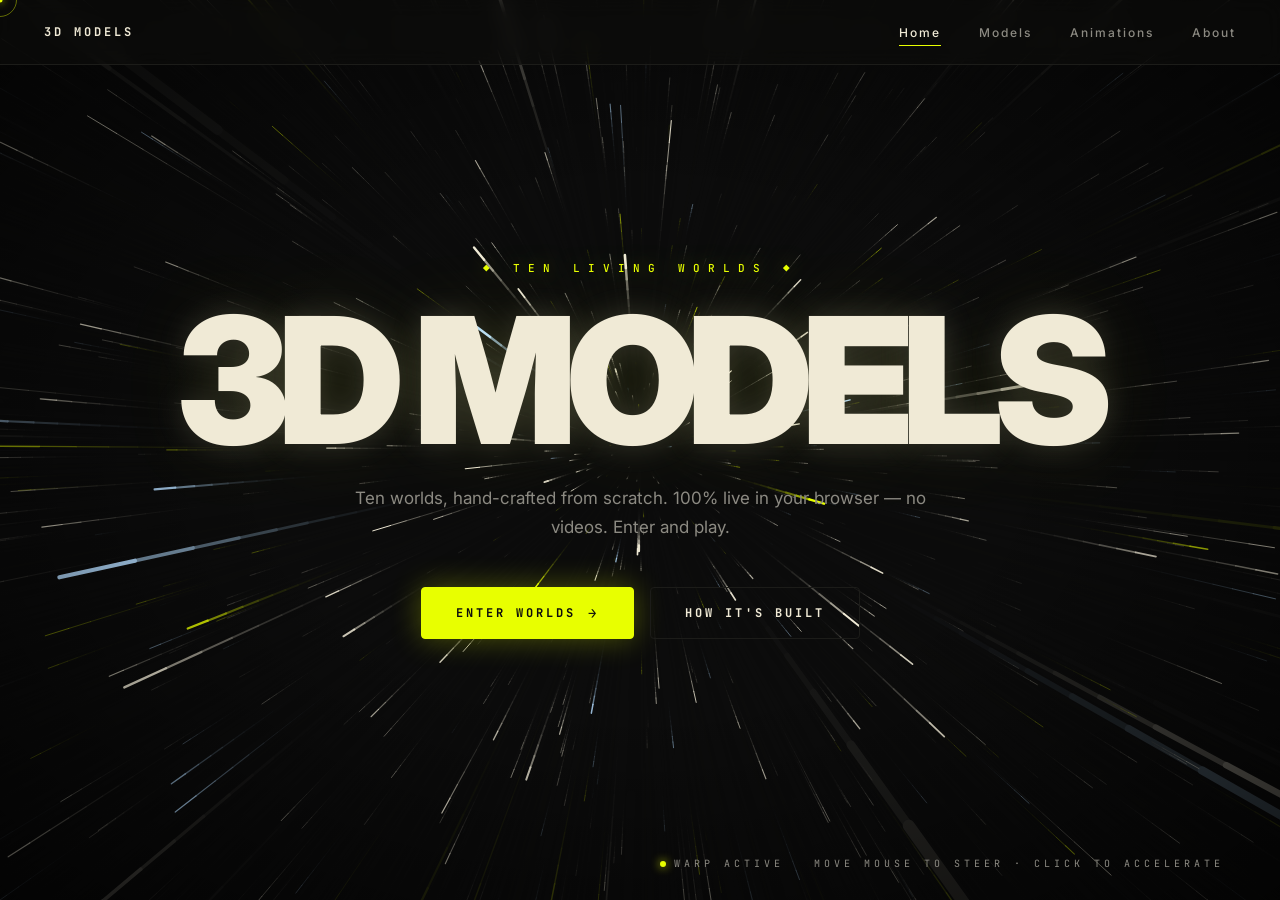
<file: index.html>
<!DOCTYPE html>
<html lang="en">
<head>
<meta charset="UTF-8" />
<meta name="viewport" content="width=device-width, initial-scale=1.0, maximum-scale=1.0, user-scalable=no" />
<title>3D Models — Home</title>
<link rel="preconnect" href="https://fonts.googleapis.com">
<link rel="preconnect" href="https://fonts.gstatic.com" crossorigin>
<link href="https://fonts.googleapis.com/css2?family=Inter:wght@400;500;600;700;800;900&family=JetBrains+Mono:wght@400;500;700&display=swap" rel="stylesheet">
<link rel="stylesheet" href="index.css" />
</head>
<body>

<div class="cur-dot"></div>
<div class="cur-ring"></div>

<header>
  <a href="index.html" class="brand">3D MODELS</a>
  <nav>
    <a href="index.html" class="active">Home</a>
    <a href="models.html">Models</a>
    <a href="animation.html">Animations</a>
    <a href="about.html">About</a>
  </nav>
</header>

<canvas id="warp"></canvas>

<div class="vignette"></div>

<main class="hero">
  <div class="label">◆ TEN LIVING WORLDS ◆</div>
  <h1>3D MODELS</h1>
  <p>Ten worlds, hand-crafted from scratch. 100% live in your browser — no videos. Enter and play.</p>
  <div class="actions">
    <a href="animation.html" class="btn primary">ENTER WORLDS <span>→</span></a>
    <a href="about.html" class="btn">HOW IT'S BUILT</a>
  </div>
</main>

<div class="hud">
  <div class="hud-item">
    <span class="hud-dot"></span>WARP ACTIVE
  </div>
  <div class="hud-item hud-desktop-only">
    MOVE MOUSE TO STEER · CLICK TO ACCELERATE
  </div>
</div>

<script src="index.js"></script>
</body>
</html>
</file>
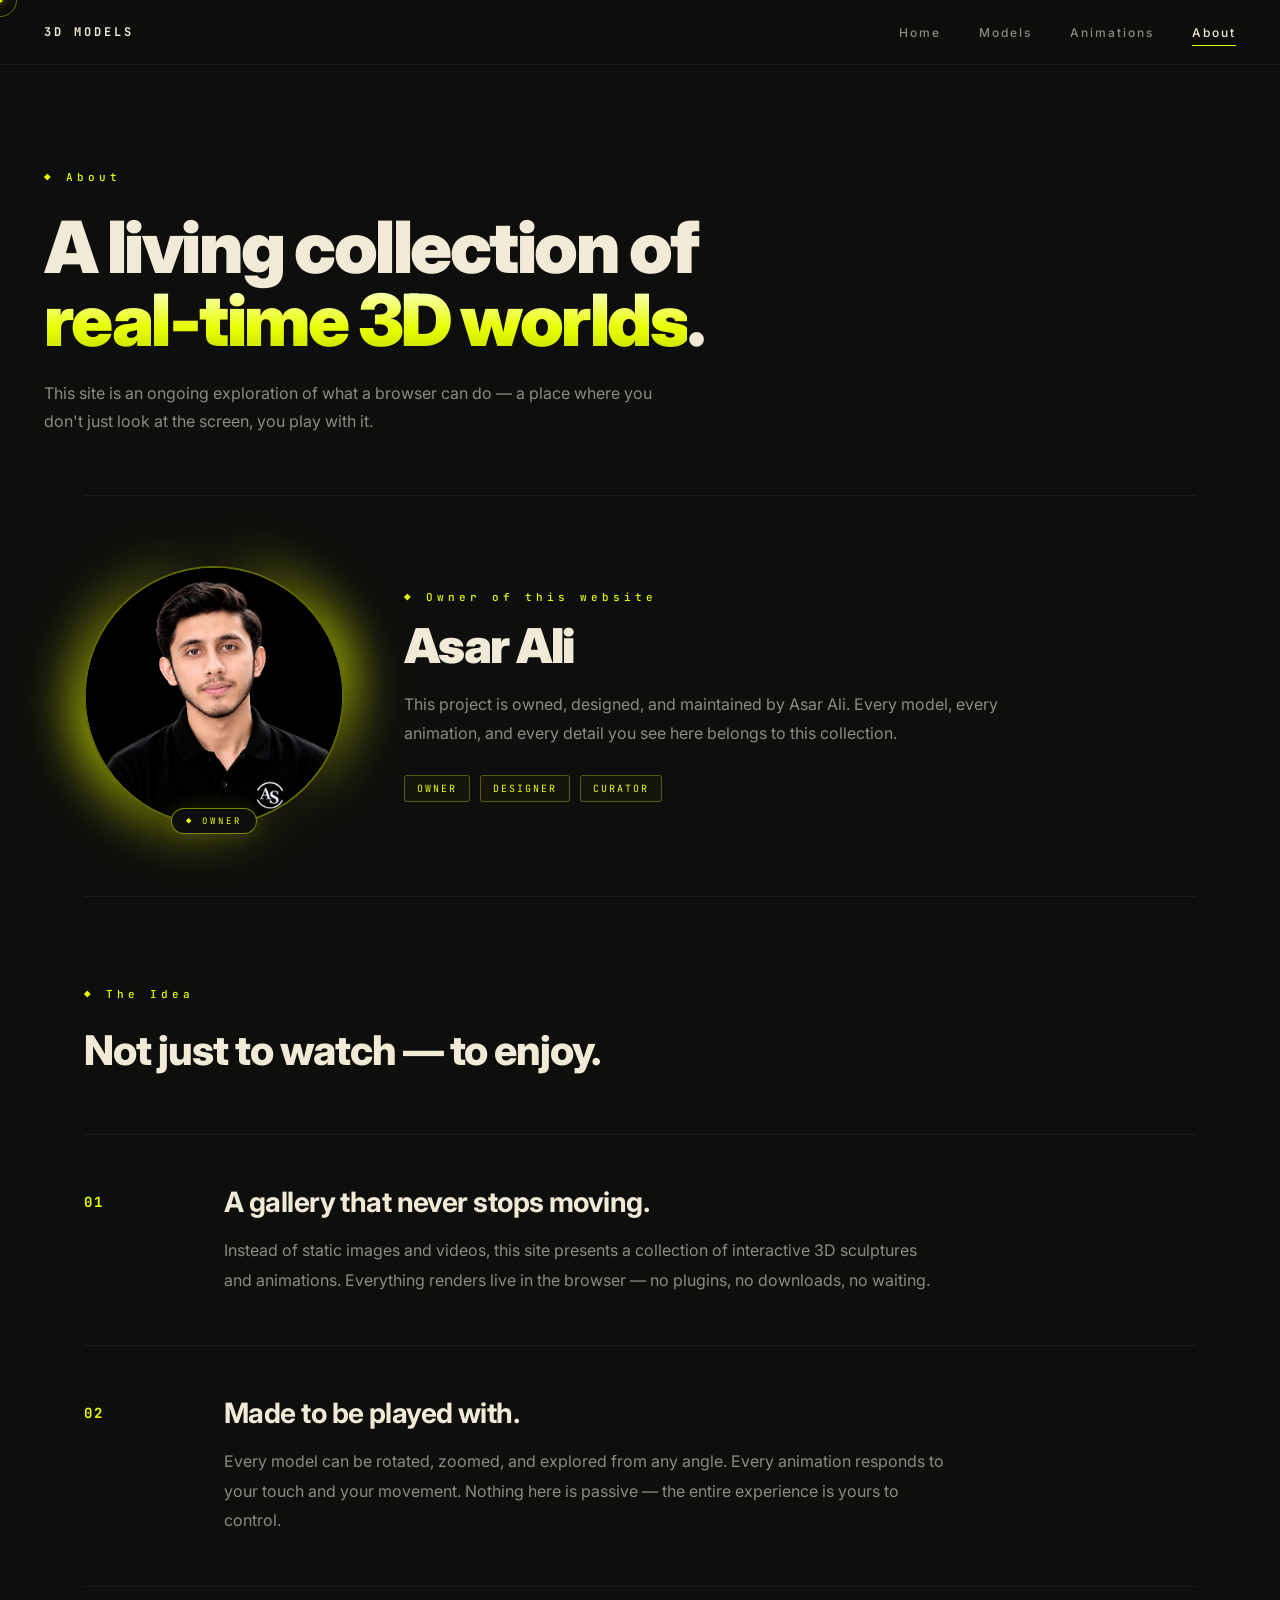
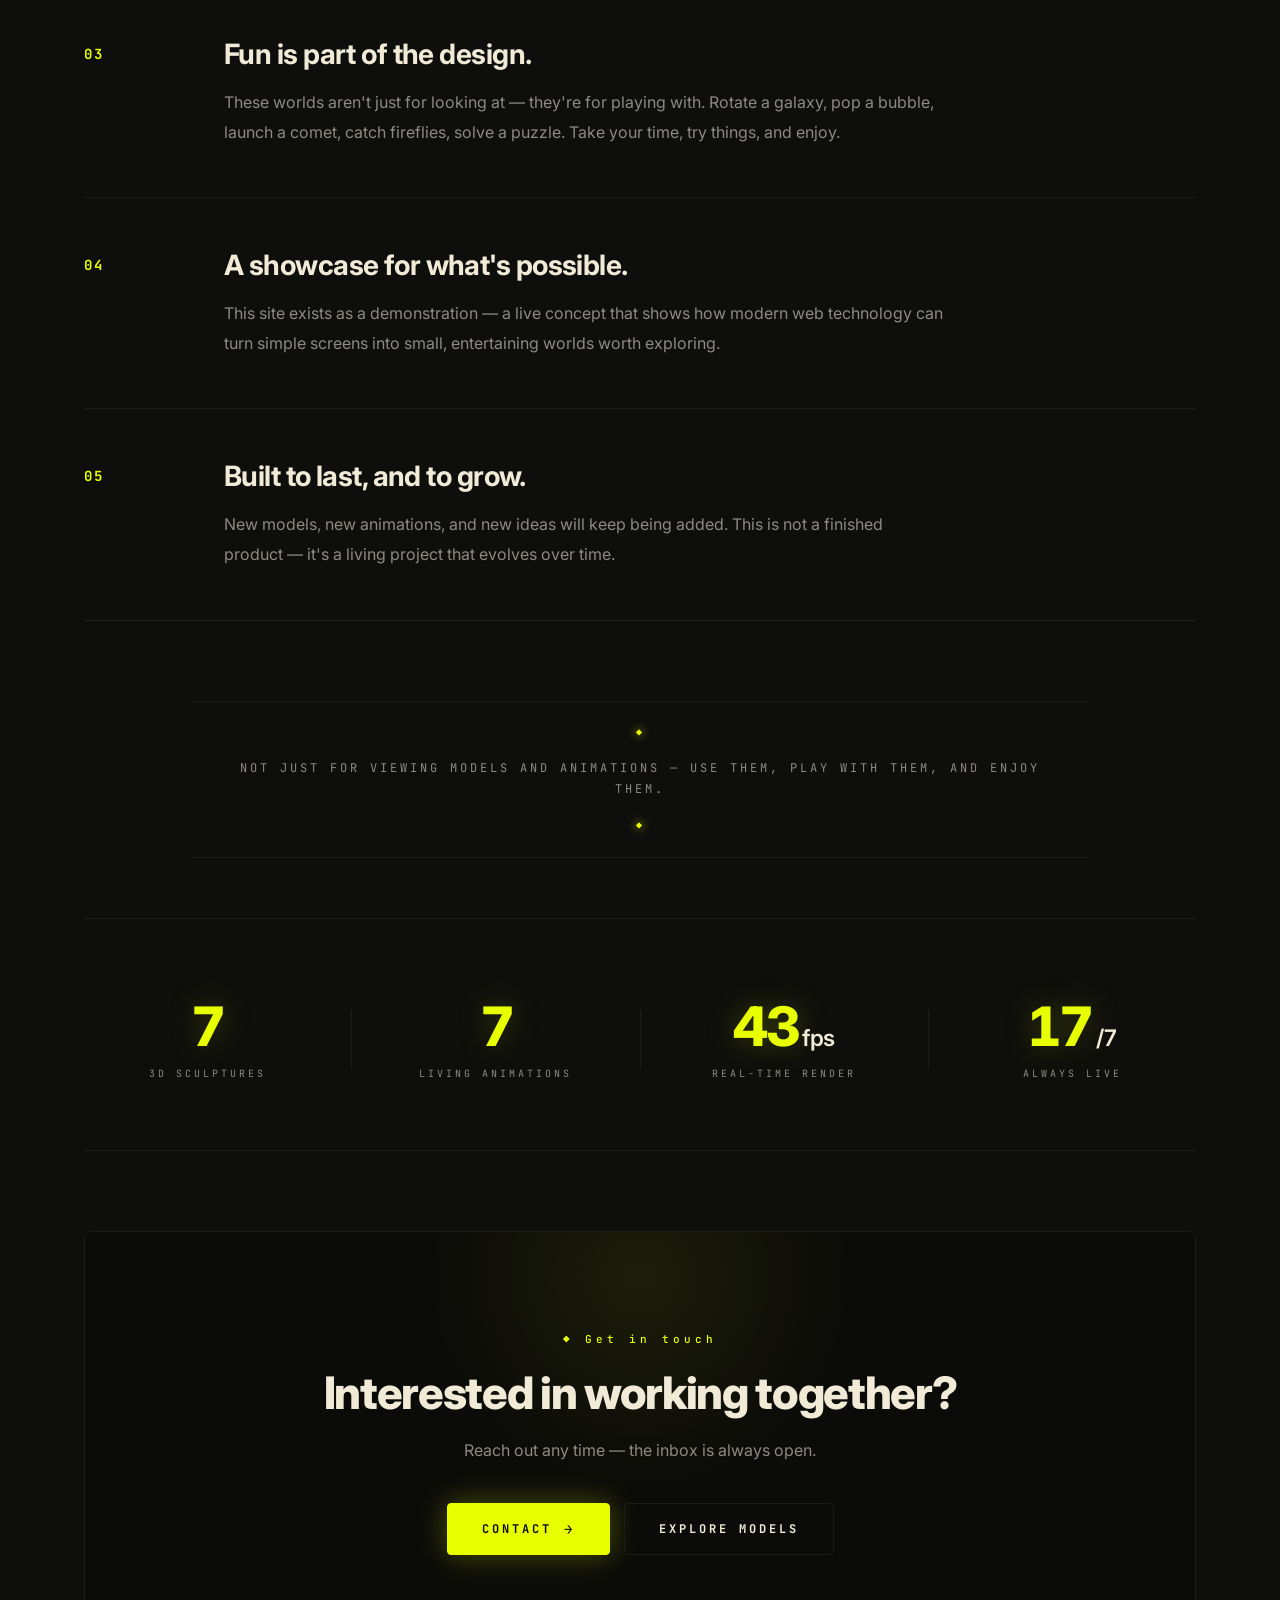
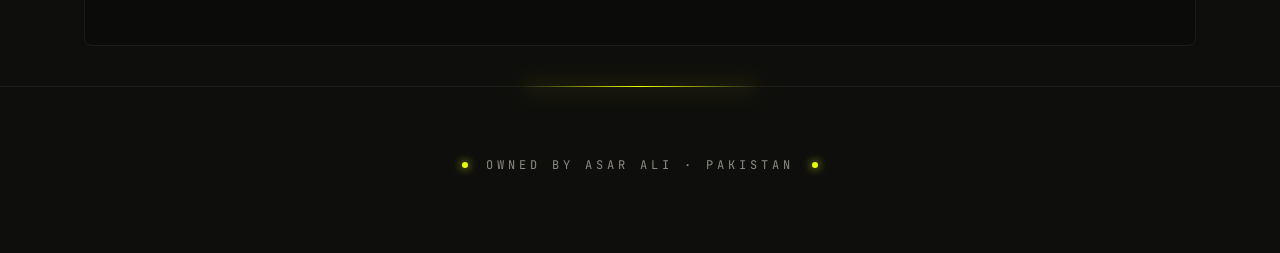
<file: about.html>
<!DOCTYPE html>
<html lang="en">
<head>
<meta charset="UTF-8" />
<meta name="viewport" content="width=device-width, initial-scale=1.0" />
<title>About — 3D Models</title>
<link rel="preconnect" href="https://fonts.googleapis.com">
<link rel="preconnect" href="https://fonts.gstatic.com" crossorigin>
<link href="https://fonts.googleapis.com/css2?family=Inter:wght@400;500;600;700;800;900&family=JetBrains+Mono:wght@400;500;700&display=swap" rel="stylesheet">
<link rel="stylesheet" href="about.css" />
</head>
<body>

<div class="cur-dot"></div>
<div class="cur-ring"></div>

<header>
  <a href="index.html" class="brand">3D MODELS</a>
  <nav>
    <a href="index.html">Home</a>
    <a href="models.html">Models</a>
    <a href="animation.html">Animations</a>
    <a href="about.html" class="active">About</a>
  </nav>
</header>

<section class="hero">
  <div class="label">◆ About</div>
  <h1>
    A living collection of<br/>
    <span class="hl">real-time 3D worlds</span>.
  </h1>
  <p>This site is an ongoing exploration of what a browser can do — a place where you don't just look at the screen, you play with it.</p>
</section>

<main class="container">

  <!-- ================= OWNER (image shows instantly) ================= -->
  <section class="owner">
    <div class="owner-photo">
      <div class="owner-photo-ring"></div>
      <img src="asar.png" alt="Owner" />
      <div class="owner-badge">◆ OWNER</div>
    </div>
    <div class="owner-text">
      <div class="owner-label">◆ Owner of this website</div>
      <h2>Asar Ali</h2>
      <p>This project is owned, designed, and maintained by Asar Ali. Every model, every animation, and every detail you see here belongs to this collection.</p>
      <div class="owner-tags">
        <span>Owner</span>
        <span>Designer</span>
        <span>Curator</span>
      </div>
    </div>
  </section>

  <!-- ================= MISSION ================= -->
  <section class="story">
    <div class="story-head reveal">
      <div class="label">◆ The Idea</div>
      <h2>Not just to watch — to enjoy.</h2>
    </div>

    <div class="block reveal">
      <div class="block-num">01</div>
      <div class="block-body">
        <h3>A gallery that never stops moving.</h3>
        <p>Instead of static images and videos, this site presents a collection of interactive 3D sculptures and animations. Everything renders live in the browser — no plugins, no downloads, no waiting.</p>
      </div>
    </div>

    <div class="block reveal">
      <div class="block-num">02</div>
      <div class="block-body">
        <h3>Made to be played with.</h3>
        <p>Every model can be rotated, zoomed, and explored from any angle. Every animation responds to your touch and your movement. Nothing here is passive — the entire experience is yours to control.</p>
      </div>
    </div>

    <div class="block reveal">
      <div class="block-num">03</div>
      <div class="block-body">
        <h3>Fun is part of the design.</h3>
        <p>These worlds aren't just for looking at — they're for playing with. Rotate a galaxy, pop a bubble, launch a comet, catch fireflies, solve a puzzle. Take your time, try things, and enjoy.</p>
      </div>
    </div>

    <div class="block reveal">
      <div class="block-num">04</div>
      <div class="block-body">
        <h3>A showcase for what's possible.</h3>
        <p>This site exists as a demonstration — a live concept that shows how modern web technology can turn simple screens into small, entertaining worlds worth exploring.</p>
      </div>
    </div>

    <div class="block reveal">
      <div class="block-num">05</div>
      <div class="block-body">
        <h3>Built to last, and to grow.</h3>
        <p>New models, new animations, and new ideas will keep being added. This is not a finished product — it's a living project that evolves over time.</p>
      </div>
    </div>
  </section>

  <!-- ================= ENJOYMENT TAGLINE ================= -->
  <div class="enjoy-tag reveal">
    <span class="lime">◆</span>
    Not just for viewing models and animations — use them, play with them, and enjoy them.
    <span class="lime">◆</span>
  </div>

  <!-- ================= STATS ================= -->
  <section class="stats reveal">
    <div class="stat">
      <div class="stat-n" data-count="10">0</div>
      <div class="stat-l">3D Sculptures</div>
    </div>
    <div class="stat-divider"></div>
    <div class="stat">
      <div class="stat-n" data-count="10">0</div>
      <div class="stat-l">Living Animations</div>
    </div>
    <div class="stat-divider"></div>
    <div class="stat stat-hide-mobile">
      <div class="stat-n" data-count="60">0<span class="unit">fps</span></div>
      <div class="stat-l">Real-time Render</div>
    </div>
    <div class="stat-divider stat-hide-mobile"></div>
    <div class="stat stat-hide-mobile">
      <div class="stat-n" data-count="24">0<span class="unit">/7</span></div>
      <div class="stat-l">Always Live</div>
    </div>
  </section>

  <!-- ================= CTA ================= -->
  <section class="cta reveal">
    <div class="cta-glow"></div>
    <div class="cta-label">◆ Get in touch</div>
    <h2>Interested in working together?</h2>
    <p>Reach out any time — the inbox is always open.</p>
    <div class="cta-actions">
      <a href="contact.html" class="btn primary">Contact <span>→</span></a>
      <a href="models.html" class="btn">Explore Models</a>
    </div>
  </section>

</main>

<footer>
  <div class="footer-line">
    <span class="dot"></span>
    Owned by Asar Ali · Pakistan
    <span class="dot"></span>
  </div>
</footer>

<script src="about.js"></script>
</body>
</html>
</file>
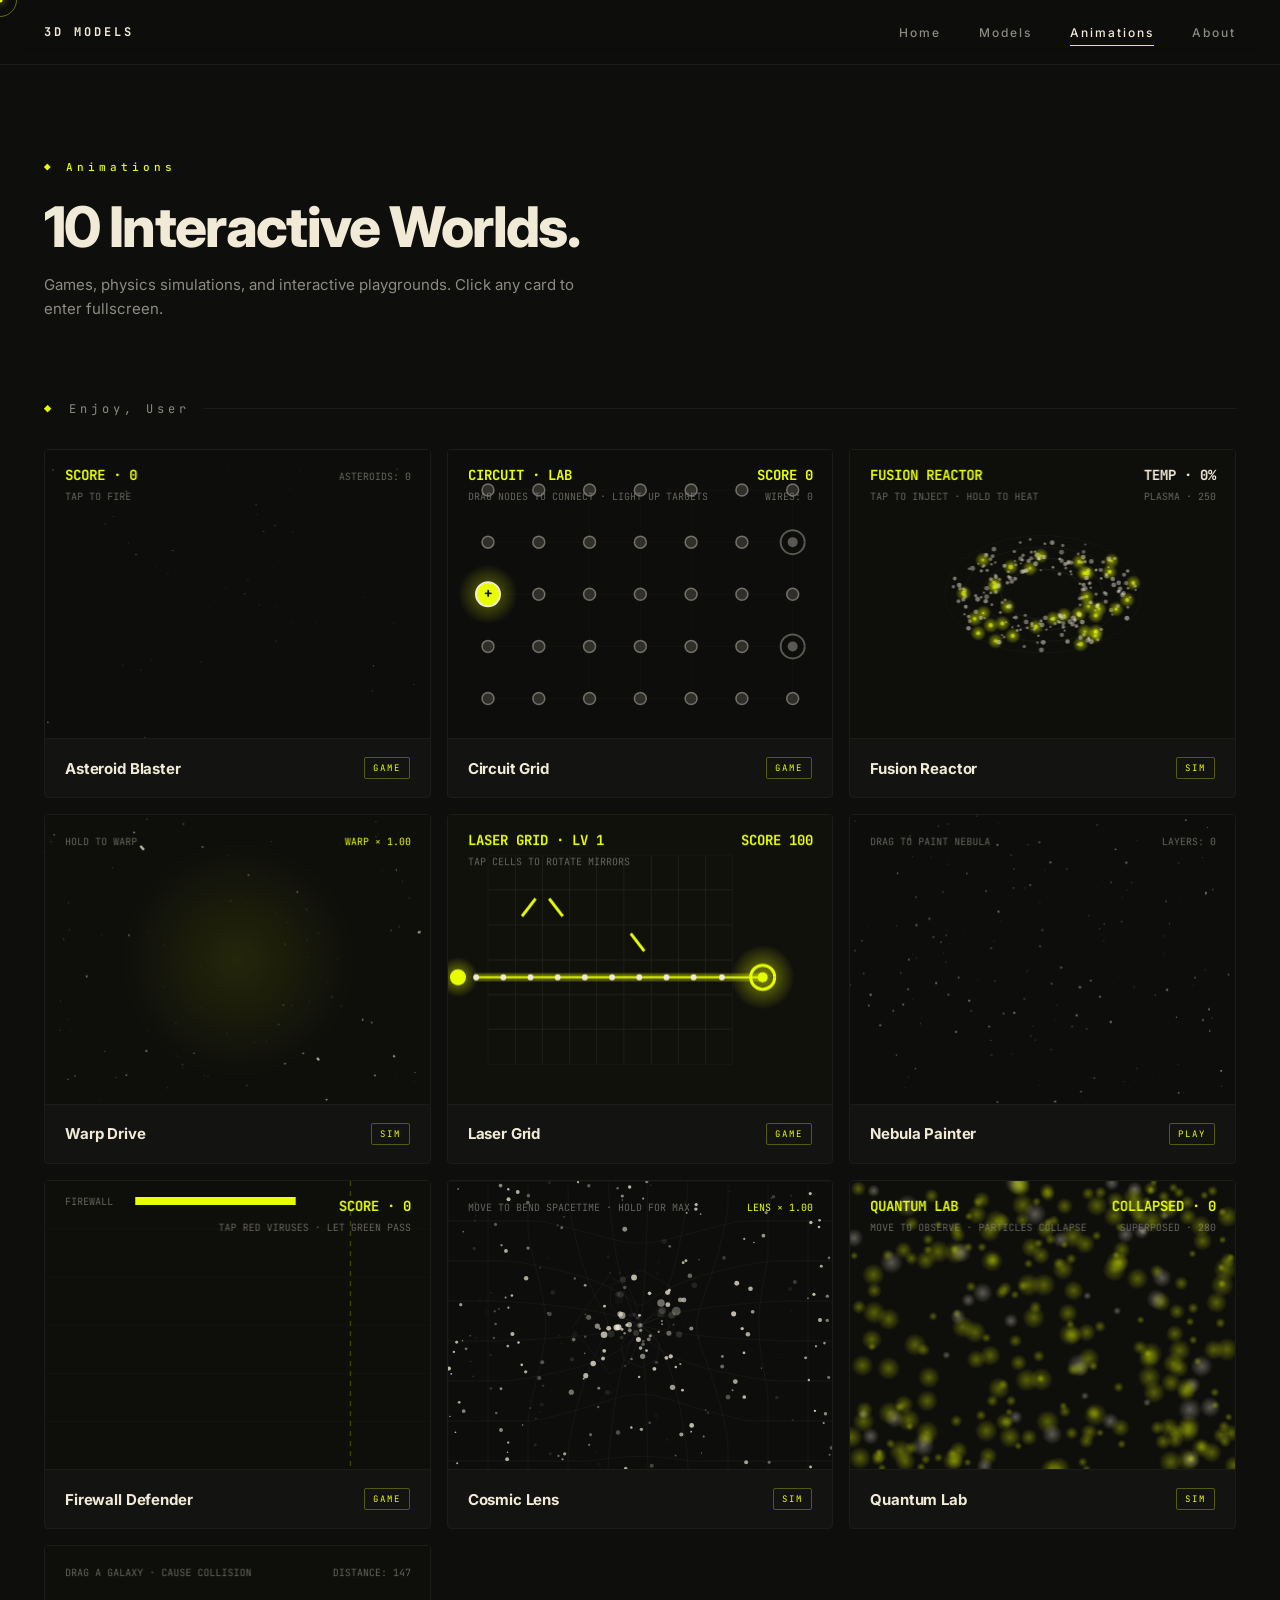
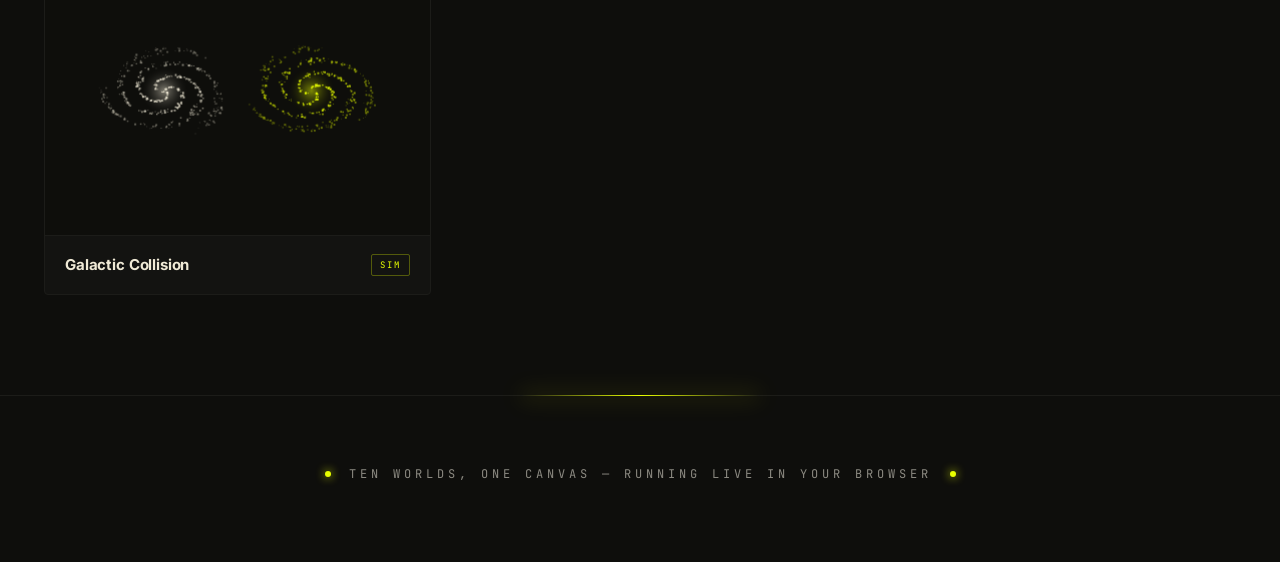
<file: animation.html>
<!doctype html>
<html lang="en">
  <head>
    <meta charset="UTF-8" />
    <meta name="viewport" content="width=device-width, initial-scale=1.0" />
    <title>Animations</title>
    <link rel="preconnect" href="https://fonts.googleapis.com" />
    <link rel="preconnect" href="https://fonts.gstatic.com" crossorigin />
    <link
      href="https://fonts.googleapis.com/css2?family=Inter:wght@400;500;600;700;800&family=JetBrains+Mono:wght@400;500;700&display=swap"
      rel="stylesheet"
    />
    <link rel="stylesheet" href="animation.css" />
  </head>
  <body>
    <div class="cur-dot"></div>
    <div class="cur-ring"></div>

    <header>
      <a href="index.html" class="brand">3D MODELS</a>
      <nav>
        <a href="index.html">Home</a>
        <a href="models.html">Models</a>
        <a href="animation.html" class="active">Animations</a>
        <a href="about.html">About</a>
      </nav>
    </header>

    <section class="hero">
      <div class="label">◆ Animations</div>
      <h1>10 Interactive Worlds.</h1>
      <p>
        Games, physics simulations, and interactive playgrounds. Click any card
        to enter fullscreen.
      </p>
    </section>

    <div class="enjoy"><span class="lime">◆</span> Enjoy, User</div>

    <div class="grid" id="grid"></div>

    <footer>
      <div class="footer-line">
        <span class="dot"></span>
        Ten worlds, one canvas — running live in your browser
        <span class="dot"></span>
      </div>
    </footer>

    <div id="full">
      <div class="bar">
        <button class="back" id="fBack">← Back</button>
        <div class="title-group">
          <span class="num" id="fNum">01 / 10</span>
          <h2 id="fTitle">Animation</h2>
        </div>
        <div></div>
      </div>
      <div class="stage">
        <canvas id="fCanvas"></canvas>
        <button class="nav-arrow left" id="fPrev">
          <svg viewBox="0 0 24 24"><polyline points="15 18 9 12 15 6" /></svg>
        </button>
        <button class="nav-arrow right" id="fNext">
          <svg viewBox="0 0 24 24"><polyline points="9 18 15 12 9 6" /></svg>
        </button>
      </div>
      <div class="foot">
        Use <span class="lime">←</span> <span class="lime">→</span> to switch ·
        <span class="lime">ESC</span> to exit
      </div>
    </div>

    <script src="animation.js"></script>
  </body>
</html>
</file>
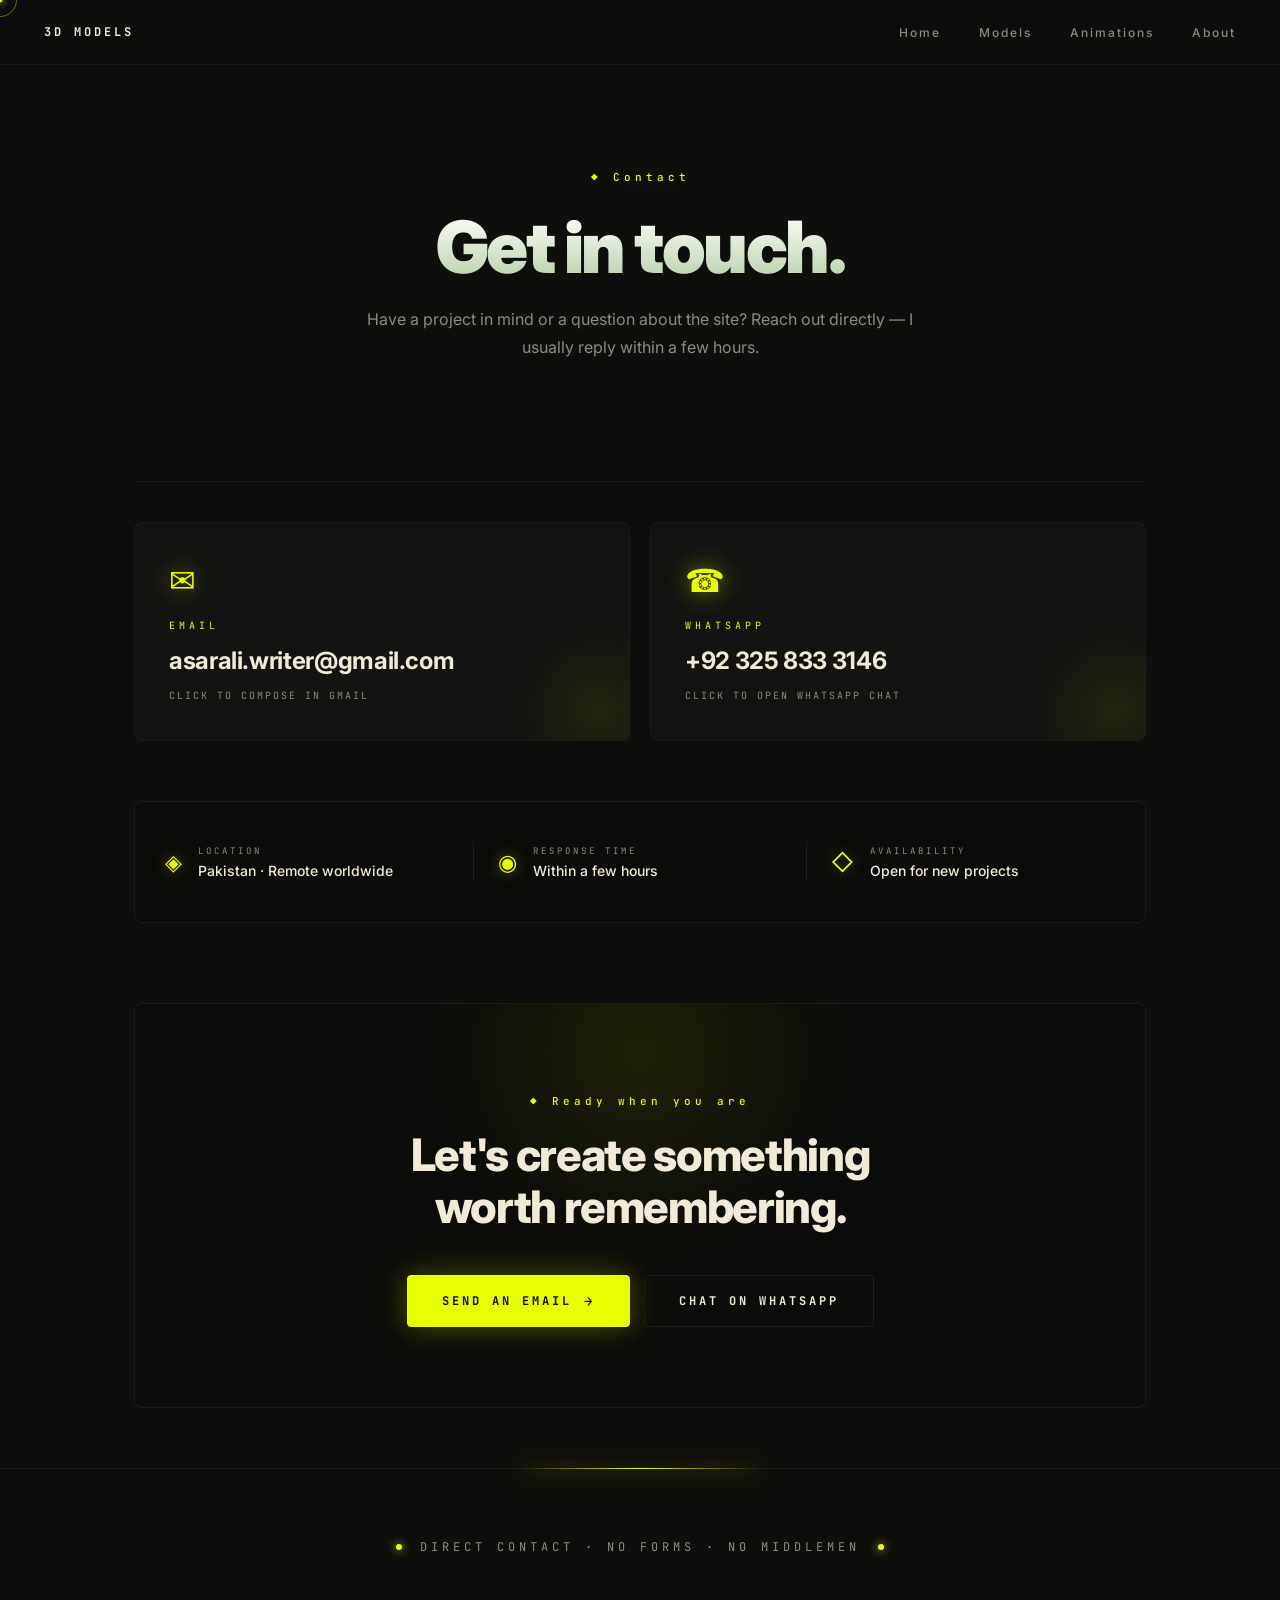
<file: contact.html>
<!DOCTYPE html>
<html lang="en">
<head>
<meta charset="UTF-8" />
<meta name="viewport" content="width=device-width, initial-scale=1.0" />
<title>Contact — 3D Models</title>
<link rel="preconnect" href="https://fonts.googleapis.com">
<link rel="preconnect" href="https://fonts.gstatic.com" crossorigin>
<link href="https://fonts.googleapis.com/css2?family=Inter:wght@400;500;600;700;800;900&family=JetBrains+Mono:wght@400;500;700&display=swap" rel="stylesheet">
<link rel="stylesheet" href="contact.css" />
</head>
<body>

<div class="cur-dot"></div>
<div class="cur-ring"></div>

<header>
  <a href="index.html" class="brand">3D MODELS</a>
  <nav>
    <a href="index.html">Home</a>
    <a href="models.html">Models</a>
    <a href="animation.html">Animations</a>
    <a href="about.html">About</a>
  </nav>
</header>

<section class="hero">
  <div class="label">◆ Contact</div>
  <h1>Get in touch.</h1>
  <p>Have a project in mind or a question about the site? Reach out directly — I usually reply within a few hours.</p>
</section>

<main class="container">

  <div class="contact-grid">

    <a href="https://mail.google.com/mail/?view=cm&fs=1&to=asarali.writer@gmail.com&su=Project%20Inquiry&body=Hi%20Asar%2C%0A%0AI%20found%20your%203D%20website%20and%20I'd%20like%20to%20discuss%20a%20project."
       target="_blank" rel="noopener"
       class="contact-card reveal">
      <div class="card-icon">✉</div>
      <div class="card-label">Email</div>
      <div class="card-value">asarali.writer@gmail.com</div>
      <div class="card-hint">Click to compose in Gmail</div>
    </a>

    <a href="https://wa.me/923258333146?text=Hi%20Asar%2C%20I%20found%20your%203D%20website%20and%20I'd%20like%20to%20talk."
       target="_blank" rel="noopener"
       class="contact-card reveal">
      <div class="card-icon">☎</div>
      <div class="card-label">WhatsApp</div>
      <div class="card-value">+92 325 833 3146</div>
      <div class="card-hint">Click to open WhatsApp chat</div>
    </a>

  </div>

  <section class="info-strip reveal">
    <div class="strip-item">
      <div class="strip-icon">◈</div>
      <div>
        <div class="strip-label">Location</div>
        <div class="strip-value">Pakistan · Remote worldwide</div>
      </div>
    </div>
    <div class="strip-divider"></div>
    <div class="strip-item">
      <div class="strip-icon">◉</div>
      <div>
        <div class="strip-label">Response Time</div>
        <div class="strip-value">Within a few hours</div>
      </div>
    </div>
    <div class="strip-divider"></div>
    <div class="strip-item">
      <div class="strip-icon">◇</div>
      <div>
        <div class="strip-label">Availability</div>
        <div class="strip-value">Open for new projects</div>
      </div>
    </div>
  </section>

  <section class="cta reveal">
    <div class="cta-glow"></div>
    <div class="cta-label">◆ Ready when you are</div>
    <h2>Let's create something<br/>worth remembering.</h2>
    <div class="cta-actions">
      <a href="https://mail.google.com/mail/?view=cm&fs=1&to=asarali.writer@gmail.com&su=Project%20Inquiry&body=Hi%20Asar%2C%0A%0AI%20found%20your%203D%20website%20and%20I'd%20like%20to%20discuss%20a%20project."
         target="_blank" rel="noopener"
         class="btn primary">Send an email <span>→</span></a>
      <a href="https://wa.me/923258333146?text=Hi%20Asar%2C%20I%20found%20your%203D%20website%20and%20I'd%20like%20to%20talk."
         target="_blank" rel="noopener"
         class="btn">Chat on WhatsApp</a>
    </div>
  </section>

</main>

<footer>
  <div class="footer-line">
    <span class="dot"></span>
    Direct contact · no forms · no middlemen
    <span class="dot"></span>
  </div>
</footer>

<script src="contact.js"></script>
</body>
</html>
</file>
<file: index.css>
* { margin: 0; padding: 0; box-sizing: border-box; }
:root {
  --ink: #0E0E0C;
  --bone: #F0EAD6;
  --lime: #E8FF00;
  --lime-rgb: 232,255,0;
  --stone: #8C8A82;
  --border: #1c1c19;
  --safe-top: env(safe-area-inset-top, 0px);
  --safe-bottom: env(safe-area-inset-bottom, 0px);
}
html, body {
  height: 100%;
  background: var(--ink);
  color: var(--bone);
  font-family: 'Inter', system-ui, sans-serif;
  overflow: hidden;
  cursor: none;
  -webkit-font-smoothing: antialiased;
  overscroll-behavior: none;
  -webkit-tap-highlight-color: transparent;
}
::selection { background: var(--lime); color: var(--ink); }

/* CURSOR */
.cur-dot {
  position: fixed; width: 5px; height: 5px; border-radius: 50%;
  background: var(--lime); z-index: 10000; pointer-events: none;
  transform: translate(-50%,-50%);
  box-shadow: 0 0 8px var(--lime);
  transition: width .2s, height .2s;
}
.cur-ring {
  position: fixed; width: 34px; height: 34px; border-radius: 50%;
  border: 1px solid rgba(var(--lime-rgb), 0.4);
  z-index: 9999; pointer-events: none;
  transform: translate(-50%,-50%);
  transition: width .25s, height .25s, border-color .25s;
}
body.hov .cur-ring { width: 54px; height: 54px; border-color: var(--lime); }
@media (max-width: 900px) {
  .cur-dot, .cur-ring { display: none; }
  html, body { cursor: auto; }
}

/* HEADER */
header {
  position: fixed; top: 0; left: 0; right: 0; z-index: 100;
  display: flex; justify-content: space-between; align-items: center;
  padding: 24px 44px;
  padding-top: calc(24px + var(--safe-top));
  border-bottom: 1px solid var(--border);
  backdrop-filter: blur(10px);
  -webkit-backdrop-filter: blur(10px);
  background: rgba(14,14,12,0.5);
}
.brand {
  font-family: 'JetBrains Mono', monospace;
  font-size: 12px; letter-spacing: 3px; font-weight: 700;
  color: var(--bone); cursor: none; text-decoration: none;
}
nav { display: flex; gap: 38px; }
nav a {
  color: var(--stone); text-decoration: none; font-size: 12px;
  letter-spacing: 2px; font-weight: 500; cursor: none;
  transition: color .25s; position: relative;
}
nav a:hover, nav a.active { color: var(--bone); }
nav a.active::after {
  content: ''; position: absolute; left: 0; right: 0; bottom: -6px;
  height: 1px; background: var(--lime);
}

/* CANVAS */
#warp {
  position: fixed; inset: 0;
  display: block;
  z-index: 1;
  touch-action: none;
}
.vignette {
  position: fixed; inset: 0;
  z-index: 2;
  pointer-events: none;
  background: radial-gradient(ellipse at center, transparent 40%, rgba(0,0,0,0.7) 100%);
}

/* HERO */
.hero {
  position: relative;
  z-index: 3;
  height: 100vh;
  height: 100dvh;
  display: flex;
  flex-direction: column;
  justify-content: center;
  align-items: center;
  text-align: center;
  padding: 0 24px;
  pointer-events: none;
}
.label {
  font-family: 'JetBrains Mono', monospace;
  font-size: 11px;
  letter-spacing: 8px;
  color: var(--lime);
  margin-bottom: 28px;
  text-transform: uppercase;
  font-weight: 500;
  opacity: 0;
  animation: fadeUp 1s .3s forwards;
  text-shadow: 0 0 20px rgba(var(--lime-rgb), 0.5);
}
.hero h1 {
  font-size: clamp(3.5rem, 14vw, 11rem);
  font-weight: 900;
  letter-spacing: -0.06em;
  line-height: 0.88;
  color: var(--bone);
  margin-bottom: 26px;
  opacity: 0;
  animation: fadeUp 1.2s .5s forwards;
  text-shadow:
    0 0 30px rgba(240,234,214,0.15),
    0 0 80px rgba(var(--lime-rgb), 0.1);
}
.hero p {
  color: var(--stone);
  font-size: clamp(14px, 1.6vw, 17px);
  line-height: 1.75;
  max-width: 600px;
  margin-bottom: 44px;
  opacity: 0;
  animation: fadeUp 1.2s .8s forwards;
}
@keyframes fadeUp {
  from { opacity: 0; transform: translateY(30px); }
  to { opacity: 1; transform: translateY(0); }
}

/* BUTTONS */
.actions {
  display: flex;
  gap: 16px;
  flex-wrap: wrap;
  justify-content: center;
  pointer-events: auto;
  opacity: 0;
  animation: fadeUp 1.2s 1.1s forwards;
}
.btn {
  display: inline-flex;
  align-items: center;
  gap: 12px;
  padding: 16px 34px;
  font-family: 'JetBrains Mono', monospace;
  font-size: 12px;
  letter-spacing: 3px;
  font-weight: 700;
  text-transform: uppercase;
  text-decoration: none;
  border-radius: 4px;
  cursor: none;
  transition: all .3s;
  border: 1px solid var(--border);
  color: var(--bone);
  background: transparent;
}
.btn.primary {
  background: var(--lime);
  border-color: var(--lime);
  color: var(--ink);
  box-shadow: 0 0 30px rgba(var(--lime-rgb), 0.3);
}
.btn span { font-size: 14px; transition: transform .3s; }
.btn:hover {
  transform: translateY(-2px);
  border-color: var(--lime);
  color: var(--lime);
}
.btn.primary:hover {
  background: var(--bone);
  border-color: var(--bone);
  color: var(--ink);
  box-shadow: 0 0 50px rgba(var(--lime-rgb), 0.5);
}
.btn:hover span { transform: translateX(5px); }

/* HUD — DESKTOP: center bottom */
.hud {
  position: fixed;
  bottom: 30px;
  bottom: calc(30px + var(--safe-bottom));
  left: 50%;
  transform: translateX(-50%);
  z-index: 4;
  display: flex;
  gap: 30px;
  font-family: 'JetBrains Mono', monospace;
  font-size: 10px;
  letter-spacing: 4px;
  color: var(--stone);
  text-transform: uppercase;
  opacity: 0;
  animation: fadeUp 1.2s 1.4s forwards;
  flex-wrap: wrap;
  justify-content: center;
  padding: 0 20px;
  pointer-events: none;
  white-space: nowrap;
}
.hud-item { display: flex; align-items: center; gap: 8px; }
.hud-dot {
  width: 6px; height: 6px;
  border-radius: 50%;
  background: var(--lime);
  box-shadow: 0 0 10px var(--lime);
  animation: pulseDot 1.6s infinite;
}
@keyframes pulseDot {
  0%, 100% { opacity: 1; transform: scale(1); }
  50% { opacity: 0.35; transform: scale(0.75); }
}

/* ================================================================
   MOBILE — TABLET (max 768px)
================================================================ */
@media (max-width: 768px) {
  header {
    padding: 14px 18px;
    padding-top: calc(14px + var(--safe-top));
  }
  .brand { font-size: 11px; letter-spacing: 2px; }
  nav { gap: 12px; }
  nav a { font-size: 10px; letter-spacing: 0.5px; }
  nav a.active::after { bottom: -3px; }

  .hero { padding: 0 20px; }

  .label {
    font-size: 9px;
    letter-spacing: 3px;
    margin-bottom: 18px;
    text-shadow: 0 0 12px rgba(var(--lime-rgb), 0.6);
  }
  .hero h1 {
    font-size: clamp(2rem, 11vw, 3rem);
    letter-spacing: -0.045em;
    line-height: 0.92;
    margin-bottom: 18px;
  }
  .hero p {
    font-size: 13px;
    line-height: 1.65;
    margin-bottom: 30px;
    max-width: 340px;
    padding: 0 4px;
  }
  .actions {
    gap: 12px;
    flex-direction: column;
    width: 100%;
    max-width: 300px;
  }
  .btn {
    padding: 14px 22px;
    font-size: 11px;
    letter-spacing: 2px;
    width: 100%;
    justify-content: center;
  }
  .btn span { font-size: 13px; }

  /* HUD — MOBILE: bottom-left corner, only "WARP ACTIVE" */
  .hud {
    left: 14px;
    right: auto;
    bottom: 14px;
    bottom: calc(14px + var(--safe-bottom));
    transform: none;
    gap: 0;
    font-size: 9px;
    letter-spacing: 2px;
    padding: 6px 12px;
    background: rgba(14,14,12,0.65);
    border: 1px solid var(--border);
    border-radius: 20px;
    backdrop-filter: blur(8px);
    -webkit-backdrop-filter: blur(8px);
  }
  .hud-dot { width: 5px; height: 5px; }
  .hud-desktop-only { display: none !important; }
}

/* SMALL PHONE */
@media (max-width: 380px) {
  .hero h1 { font-size: clamp(1.7rem, 10vw, 2.6rem); }
  .label { font-size: 8px; letter-spacing: 2.5px; margin-bottom: 14px; }
  .hero p { font-size: 12px; margin-bottom: 24px; }
  nav a { font-size: 9px; }
  .brand { font-size: 10px; letter-spacing: 1.5px; }
  .btn { padding: 13px 20px; font-size: 10px; }
  .hud { font-size: 8px; padding: 5px 10px; }
}

/* LANDSCAPE */
@media (max-height: 500px) and (orientation: landscape) {
  .hero h1 { font-size: clamp(2rem, 8vh, 4rem); margin-bottom: 12px; }
  .label { margin-bottom: 12px; font-size: 9px; }
  .hero p { display: none; }
  .actions { flex-direction: row; margin-top: 20px; }
  .btn { width: auto; padding: 12px 24px; }
  .hud { display: none; }
}
</file>
<file: about.css>
* { margin: 0; padding: 0; box-sizing: border-box; }
:root {
  --ink: #0E0E0C;
  --bone: #F0EAD6;
  --lime: #E8FF00;
  --lime-rgb: 232,255,0;
  --stone: #8C8A82;
  --border: #1c1c19;
  --card: #131311;
}
html, body {
  background: var(--ink); color: var(--bone);
  font-family: 'Inter', system-ui, sans-serif;
  overflow-x: hidden; cursor: none;
  -webkit-font-smoothing: antialiased;
}
::selection { background: var(--lime); color: var(--ink); }
::-webkit-scrollbar { width: 6px; }
::-webkit-scrollbar-track { background: var(--ink); }
::-webkit-scrollbar-thumb { background: #2a2a26; border-radius: 3px; }
::-webkit-scrollbar-thumb:hover { background: var(--lime); }

/* ============ CURSOR ============ */
.cur-dot {
  position: fixed; top: 0; left: 0;
  width: 5px; height: 5px; border-radius: 50%;
  background: var(--lime);
  z-index: 2147483647; pointer-events: none;
  box-shadow: 0 0 8px var(--lime);
  transform: translate(-50%, -50%);
}
.cur-ring {
  position: fixed; top: 0; left: 0;
  width: 34px; height: 34px; border-radius: 50%;
  border: 1px solid rgba(var(--lime-rgb), 0.4);
  z-index: 2147483646; pointer-events: none;
  transform: translate(-50%, -50%);
  transition: width .18s ease, height .18s ease, border-color .18s ease;
}
body.hov .cur-ring { width: 54px; height: 54px; border-color: var(--lime); }
@media (max-width: 900px) {
  .cur-dot, .cur-ring { display: none; }
  html, body { cursor: auto; }
}

/* ============ HEADER ============ */
header {
  position: fixed; top: 0; left: 0; right: 0; z-index: 100;
  display: flex; justify-content: space-between; align-items: center;
  padding: 24px 44px;
  border-bottom: 1px solid var(--border);
  backdrop-filter: blur(10px);
  background: rgba(14,14,12,0.7);
}
.brand {
  font-family: 'JetBrains Mono', monospace;
  font-size: 12px; letter-spacing: 3px; font-weight: 700;
  color: var(--bone); cursor: none; text-decoration: none;
}
nav { display: flex; gap: 38px; }
nav a {
  color: var(--stone); text-decoration: none; font-size: 12px;
  letter-spacing: 2px; font-weight: 500; cursor: none;
  transition: color .25s; position: relative;
}
nav a:hover, nav a.active { color: var(--bone); }
nav a.active::after {
  content: ''; position: absolute; left: 0; right: 0; bottom: -6px;
  height: 1px; background: var(--lime);
}
@media (max-width: 700px) {
  header { padding: 16px 20px; }
  nav { gap: 18px; }
  nav a { font-size: 10px; letter-spacing: 1px; }
}

/* ============ HERO ============ */
.hero {
  padding: 170px 44px 60px;
  max-width: 1400px; margin: 0 auto;
}
.label {
  font-family: 'JetBrains Mono', monospace;
  font-size: 11px; letter-spacing: 4px; color: var(--lime);
  margin-bottom: 26px; font-weight: 500;
}
.hero h1 {
  font-size: clamp(2.2rem, 6vw, 4.5rem);
  font-weight: 900; letter-spacing: -0.035em; line-height: 1.02;
  color: var(--bone); margin-bottom: 22px; max-width: 900px;
}
.hero h1 .hl {
  background: linear-gradient(180deg, #ffffff 0%, var(--lime) 60%, #b8d400 100%);
  -webkit-background-clip: text; -webkit-text-fill-color: transparent;
  background-clip: text;
}
.hero p {
  color: var(--stone); font-size: 16px;
  line-height: 1.75; max-width: 620px;
}

/* ============ CONTAINER ============ */
.container {
  max-width: 1200px;
  margin: 0 auto;
  padding: 0 44px 40px;
}

/* ============ OWNER ============ */
.owner {
  display: grid;
  grid-template-columns: 260px 1fr;
  gap: 60px;
  align-items: center;
  padding: 70px 0;
  border-top: 1px solid var(--border);
  border-bottom: 1px solid var(--border);
}
.owner-photo {
  position: relative;
  width: 260px;
  height: 260px;
  justify-self: center;
}
.owner-photo-ring {
  position: absolute;
  inset: -18px;
  border-radius: 50%;
  background: conic-gradient(from 0deg,
    transparent 0%,
    var(--lime) 20%,
    transparent 40%,
    var(--lime) 70%,
    transparent 100%);
  filter: blur(22px);
  opacity: 0.6;
  animation: spinRing 9s linear infinite;
  z-index: 0;
}
@keyframes spinRing { to { transform: rotate(360deg); } }
.owner-photo img {
  position: relative;
  z-index: 1;
  width: 100%;
  height: 100%;
  object-fit: cover;
  border-radius: 50%;
  border: 2px solid rgba(var(--lime-rgb), 0.4);
  background: #0a0a08;
  filter: grayscale(0.1) contrast(1.08);
  transition: filter .5s, transform .5s;
}
.owner-photo:hover img {
  filter: grayscale(0) contrast(1.12);
  transform: scale(1.02);
}
.owner-badge {
  position: absolute;
  bottom: -8px; left: 50%;
  transform: translateX(-50%);
  z-index: 2;
  background: var(--ink);
  border: 1px solid rgba(var(--lime-rgb), 0.5);
  color: var(--lime);
  font-family: 'JetBrains Mono', monospace;
  font-size: 9px;
  letter-spacing: 3px;
  padding: 6px 14px;
  border-radius: 20px;
  white-space: nowrap;
  box-shadow: 0 0 20px rgba(var(--lime-rgb), 0.15);
}
.owner-text .owner-label {
  font-family: 'JetBrains Mono', monospace;
  font-size: 11px;
  letter-spacing: 4px;
  color: var(--lime);
  margin-bottom: 18px;
  font-weight: 500;
}
.owner-text h2 {
  font-size: clamp(2rem, 4vw, 3rem);
  font-weight: 900;
  letter-spacing: -0.035em;
  line-height: 1;
  color: var(--bone);
  margin-bottom: 20px;
}
.owner-text p {
  color: var(--stone);
  font-size: 16px;
  line-height: 1.85;
  max-width: 640px;
  margin-bottom: 26px;
}
.owner-tags {
  display: flex;
  gap: 10px;
  flex-wrap: wrap;
}
.owner-tags span {
  font-family: 'JetBrains Mono', monospace;
  font-size: 10px;
  letter-spacing: 2px;
  color: var(--lime);
  border: 1px solid rgba(var(--lime-rgb), 0.3);
  padding: 6px 12px;
  border-radius: 3px;
  text-transform: uppercase;
  background: rgba(var(--lime-rgb), 0.03);
}
@media (max-width: 800px) {
  .owner { grid-template-columns: 1fr; gap: 40px; text-align: center; padding: 50px 0; }
  .owner-photo { width: 200px; height: 200px; }
  .owner-text p { margin: 0 auto 26px; }
  .owner-tags { justify-content: center; }
}

/* ============ STORY ============ */
.story {
  padding: 90px 0 40px;
}
.story-head {
  max-width: 720px;
  margin-bottom: 60px;
}
.story-head h2 {
  font-size: clamp(1.6rem, 3.2vw, 2.6rem);
  font-weight: 800;
  letter-spacing: -0.025em;
  line-height: 1.15;
  color: var(--bone);
  margin-top: 8px;
}
.block {
  display: grid;
  grid-template-columns: 100px 1fr;
  gap: 40px;
  padding: 50px 0;
  border-top: 1px solid var(--border);
  position: relative;
}
.block:last-child { border-bottom: 1px solid var(--border); }
.block-num {
  font-family: 'JetBrains Mono', monospace;
  font-size: 14px;
  letter-spacing: 2px;
  color: var(--lime);
  font-weight: 700;
  padding-top: 8px;
}
.block-body h3 {
  font-size: clamp(1.3rem, 2.2vw, 1.75rem);
  font-weight: 700;
  letter-spacing: -0.02em;
  line-height: 1.25;
  color: var(--bone);
  margin-bottom: 16px;
}
.block-body p {
  color: var(--stone);
  font-size: 16px;
  line-height: 1.85;
  max-width: 720px;
}
@media (max-width: 700px) {
  .block { grid-template-columns: 1fr; gap: 12px; padding: 34px 0; }
  .block-num { padding-top: 0; }
  .block-body p { font-size: 15px; }
}

/* ================================================================
   ENJOYMENT TAGLINE
================================================================ */
.enjoy-tag {
  max-width: 900px;
  margin: 40px auto 0;
  padding: 22px 30px;
  text-align: center;
  font-family: 'JetBrains Mono', monospace;
  font-size: 12px;
  letter-spacing: 3px;
  color: var(--stone);
  text-transform: uppercase;
  line-height: 1.8;
  border-top: 1px solid var(--border);
  border-bottom: 1px solid var(--border);
  display: flex;
  align-items: center;
  justify-content: center;
  gap: 16px;
  flex-wrap: wrap;
}
.enjoy-tag .lime {
  color: var(--lime);
  font-size: 10px;
  text-shadow: 0 0 10px var(--lime);
}
@media (max-width: 700px) {
  .enjoy-tag {
    font-size: 10px;
    letter-spacing: 2px;
    padding: 18px 20px;
    margin: 30px auto 0;
    gap: 10px;
  }
}

/* ============ STATS ============ */
.stats {
  display: grid;
  grid-template-columns: 1fr auto 1fr auto 1fr auto 1fr;
  align-items: center;
  gap: 20px;
  padding: 80px 0 70px;
  border-top: 1px solid var(--border);
  border-bottom: 1px solid var(--border);
  margin: 60px 0 80px;
}
.stat { text-align: center; }
.stat-n {
  font-family: 'Inter', sans-serif;
  font-size: clamp(2.2rem, 4.5vw, 3.4rem);
  font-weight: 800;
  letter-spacing: -0.045em;
  line-height: 1;
  color: var(--lime);
  margin-bottom: 14px;
  font-variant-numeric: tabular-nums;
  text-shadow: 0 0 30px rgba(var(--lime-rgb), 0.25);
}
.stat-n .unit {
  font-size: 0.42em;
  color: var(--bone);
  font-weight: 600;
  margin-left: 4px;
  letter-spacing: -0.02em;
  text-shadow: none;
}
.stat-l {
  font-family: 'JetBrains Mono', monospace;
  font-size: 10px;
  letter-spacing: 3px;
  color: var(--stone);
  text-transform: uppercase;
}
.stat-divider {
  width: 1px;
  height: 60px;
  background: var(--border);
  justify-self: center;
}
@media (max-width: 900px) {
  /* Mobile: stats vertical, sirf 2 dikhayein */
  .stats {
    grid-template-columns: 1fr;
    gap: 34px;
    padding: 50px 0 40px;
    margin: 40px 0 60px;
  }
  .stat-divider { display: none; }
  .stat-hide-mobile { display: none !important; }
}

/* ============ CTA ============ */
.cta {
  padding: 100px 40px 90px;
  text-align: center;
  position: relative;
  border: 1px solid var(--border);
  border-radius: 8px;
  overflow: hidden;
  background: #0b0b09;
}
.cta-glow {
  position: absolute;
  top: -50%; left: 50%;
  transform: translateX(-50%);
  width: 500px; height: 500px;
  background: radial-gradient(circle, rgba(var(--lime-rgb), 0.08) 0%, transparent 60%);
  pointer-events: none;
}
.cta-label {
  position: relative;
  font-family: 'JetBrains Mono', monospace;
  font-size: 11px; letter-spacing: 4px;
  color: var(--lime); margin-bottom: 22px; font-weight: 500;
}
.cta h2 {
  position: relative;
  font-size: clamp(1.7rem, 3.6vw, 2.8rem);
  font-weight: 800;
  letter-spacing: -0.03em;
  line-height: 1.15;
  color: var(--bone);
  margin-bottom: 18px;
}
.cta p {
  position: relative;
  color: var(--stone);
  font-size: 16px;
  line-height: 1.6;
  margin-bottom: 40px;
}
.cta-actions {
  position: relative;
  display: flex;
  gap: 14px;
  justify-content: center;
  flex-wrap: wrap;
}
.btn {
  display: inline-flex;
  align-items: center;
  gap: 12px;
  padding: 16px 34px;
  font-family: 'JetBrains Mono', monospace;
  font-size: 12px;
  letter-spacing: 3px;
  font-weight: 700;
  text-transform: uppercase;
  text-decoration: none;
  border-radius: 4px;
  cursor: none;
  transition: all .3s;
  border: 1px solid var(--border);
  color: var(--bone);
  background: transparent;
}
.btn.primary {
  background: var(--lime);
  border-color: var(--lime);
  color: var(--ink);
  box-shadow: 0 0 30px rgba(var(--lime-rgb), 0.3);
}
.btn span { font-size: 14px; transition: transform .3s; }
.btn:hover {
  transform: translateY(-2px);
  border-color: var(--lime);
  color: var(--lime);
}
.btn.primary:hover {
  background: var(--bone);
  border-color: var(--bone);
  color: var(--ink);
  box-shadow: 0 0 50px rgba(var(--lime-rgb), 0.5);
}
.btn:hover span { transform: translateX(5px); }
@media (max-width: 700px) {
  .cta { padding: 70px 24px 60px; }
  .btn { width: 100%; justify-content: center; }
}

/* ============ FOOTER ============ */
footer {
  border-top: 1px solid var(--border);
  padding: 70px 44px 80px;
  max-width: 1400px; margin: 0 auto;
  position: relative;
  display: flex; justify-content: center; align-items: center;
}
footer::before {
  content: '';
  position: absolute; top: -1px; left: 50%; transform: translateX(-50%);
  width: 240px; height: 1px;
  background: linear-gradient(90deg, transparent, var(--lime), transparent);
  box-shadow: 0 0 22px var(--lime);
}
.footer-line {
  font-family: 'JetBrains Mono', monospace;
  font-size: 12px; letter-spacing: 4px;
  color: var(--stone); text-transform: uppercase;
  text-align: center;
  display: flex; align-items: center; justify-content: center;
  gap: 18px; flex-wrap: wrap;
}
.footer-line .dot {
  width: 6px; height: 6px; border-radius: 50%;
  background: var(--lime); box-shadow: 0 0 10px var(--lime);
  animation: pulseDot 2s infinite; flex-shrink: 0;
}
@keyframes pulseDot {
  0%, 100% { opacity: 1; transform: scale(1); }
  50% { opacity: 0.35; transform: scale(0.75); }
}
@media (max-width: 700px) {
  .hero { padding: 130px 20px 40px; }
  .container { padding: 0 20px 30px; }
  .story { padding: 60px 0 20px; }
  .story-head { margin-bottom: 40px; }
  footer { padding: 55px 20px 65px; }
  .footer-line { font-size: 10px; letter-spacing: 3px; gap: 12px; }
}

/* ============ REVEAL (text only — images stay visible) ============ */
.reveal {
  opacity: 0;
  transform: translateY(28px);
  transition: opacity .9s ease, transform .9s ease;
}
.reveal.in { opacity: 1; transform: translateY(0); }
</file>
<file: animation.css>
* { margin: 0; padding: 0; box-sizing: border-box; }
:root {
  --ink:      #0E0E0C;
  --bone:     #F0EAD6;
  --lime:     #E8FF00;
  --lime-rgb: 232,255,0;
  --stone:    #8C8A82;
  --border:   #1c1c19;
}
html, body {
  background: var(--ink); color: var(--bone);
  font-family: 'Inter', system-ui, sans-serif;
  overflow-x: hidden; cursor: none;
  -webkit-font-smoothing: antialiased;
  -webkit-tap-highlight-color: transparent;
}
::selection { background: var(--lime); color: var(--ink); }
::-webkit-scrollbar { width: 6px; }
::-webkit-scrollbar-track { background: var(--ink); }
::-webkit-scrollbar-thumb { background: #2a2a26; border-radius: 3px; }
::-webkit-scrollbar-thumb:hover { background: var(--lime); }

/* CURSOR */
.cur-dot {
  position: fixed; width: 5px; height: 5px; border-radius: 50%;
  background: var(--lime); z-index: 10000; pointer-events: none;
  transform: translate(-50%,-50%);
  box-shadow: 0 0 8px var(--lime);
  transition: width .2s, height .2s;
}
.cur-ring {
  position: fixed; width: 34px; height: 34px; border-radius: 50%;
  border: 1px solid rgba(var(--lime-rgb), 0.4);
  z-index: 9999; pointer-events: none;
  transform: translate(-50%,-50%);
  transition: width .25s, height .25s, border-color .25s;
}
body.hov .cur-ring { width: 54px; height: 54px; border-color: var(--lime); }
@media (max-width: 900px) {
  .cur-dot, .cur-ring { display: none; }
  html, body { cursor: auto; }
}

/* HEADER */
header {
  position: fixed; top: 0; left: 0; right: 0; z-index: 100;
  display: flex; justify-content: space-between; align-items: center;
  padding: 24px 44px;
  border-bottom: 1px solid var(--border);
  backdrop-filter: blur(10px);
  background: rgba(14,14,12,0.7);
}
.brand {
  font-family: 'JetBrains Mono', monospace;
  font-size: 12px; letter-spacing: 3px; font-weight: 700;
  color: var(--bone); cursor: none; text-decoration: none;
}
nav { display: flex; gap: 38px; }
nav a {
  color: var(--stone); text-decoration: none; font-size: 12px;
  letter-spacing: 2px; font-weight: 500; cursor: none;
  transition: color .25s; position: relative;
}
nav a:hover, nav a.active { color: var(--bone); }
nav a.active::after {
  content: ''; position: absolute; left: 0; right: 0; bottom: -6px;
  height: 1px; background: var(--lime);
}
@media (max-width: 700px) {
  header { padding: 16px 20px; }
  nav { gap: 18px; }
  nav a { font-size: 10px; letter-spacing: 1px; }
}

/* HERO */
.hero { padding: 160px 44px 40px; max-width: 1400px; margin: 0 auto; }
.label {
  font-family: 'JetBrains Mono', monospace;
  font-size: 11px; letter-spacing: 4px; color: var(--lime);
  margin-bottom: 24px; font-weight: 500;
}
.hero h1 {
  font-size: clamp(2rem, 5vw, 3.5rem);
  font-weight: 800; letter-spacing: -0.03em; line-height: 1.05;
  color: var(--bone); margin-bottom: 16px; max-width: 720px;
}
.hero p {
  color: var(--stone); font-size: 15px;
  line-height: 1.6; max-width: 560px;
}

.enjoy {
  max-width: 1400px; margin: 0 auto;
  padding: 40px 44px 20px;
  font-family: 'JetBrains Mono', monospace;
  font-size: 12px; letter-spacing: 4px; color: var(--stone);
  display: flex; align-items: center; gap: 14px;
}
.enjoy::after { content: ''; flex: 1; height: 1px; background: var(--border); }
.enjoy .lime { color: var(--lime); }

/* GRID */
.grid {
  max-width: 1400px; margin: 12px auto 100px; padding: 0 44px;
  display: grid; grid-template-columns: repeat(auto-fill, minmax(340px, 1fr));
  gap: 16px;
}
.card {
  background: #131311; border: 1px solid var(--border);
  border-radius: 4px; overflow: hidden; cursor: none;
  transition: border-color .25s, transform .3s; position: relative;
}
.card:hover { border-color: #2e2e28; transform: translateY(-2px); }
.card canvas {
  display: block; width: 100%; aspect-ratio: 4/3;
  background: #0a0a08; cursor: none;
  touch-action: manipulation;
}
.card .meta {
  padding: 18px 20px; border-top: 1px solid var(--border);
  display: flex; justify-content: space-between; align-items: center; gap: 12px;
}
.card h3 { font-size: 15px; font-weight: 700; color: var(--bone); letter-spacing: -0.01em; }
.card .tag {
  font-family: 'JetBrains Mono', monospace;
  font-size: 9px; letter-spacing: 2px; color: var(--lime);
  border: 1px solid rgba(var(--lime-rgb), 0.3);
  padding: 4px 8px; border-radius: 2px;
  flex-shrink: 0; text-transform: uppercase;
}

/* FULLSCREEN */
#full {
  position: fixed; inset: 0; background: var(--ink);
  z-index: 9000; display: none; flex-direction: column;
}
#full.open { display: flex; }
#full .bar {
  display: flex; justify-content: space-between; align-items: center;
  padding: 18px 30px; border-bottom: 1px solid var(--border);
  flex-shrink: 0; gap: 20px;
}
#full .back {
  font-family: 'JetBrains Mono', monospace;
  font-size: 12px; color: var(--bone);
  background: transparent; border: 1px solid var(--border);
  padding: 10px 18px; cursor: none; transition: all .25s;
  letter-spacing: 2px; border-radius: 4px;
  display: flex; align-items: center; gap: 8px;
}
#full .back:hover { border-color: var(--lime); color: var(--lime); background: rgba(var(--lime-rgb), 0.05); }
#full .bar .title-group { display: flex; align-items: baseline; gap: 16px; flex: 1; }
#full .bar .num { font-family: 'JetBrains Mono', monospace; font-size: 12px; color: var(--stone); letter-spacing: 2px; }
#full .bar h2 { font-size: 18px; font-weight: 700; color: var(--bone); letter-spacing: -0.01em; }

#full .stage { flex: 1; position: relative; overflow: hidden; background: #0a0a08; min-height: 0; }
#full .stage canvas { display: block; width: 100%; height: 100%; cursor: none; }

.nav-arrow {
  position: absolute; top: 50%; transform: translateY(-50%);
  width: 56px; height: 90px;
  background: rgba(20,20,18,0.5); backdrop-filter: blur(8px);
  border: 1px solid var(--border); color: var(--bone);
  cursor: none; z-index: 5;
  display: flex; align-items: center; justify-content: center;
  transition: all .25s; border-radius: 4px; opacity: 0.4;
}
.nav-arrow:hover { opacity: 1; background: rgba(var(--lime-rgb), 0.08); border-color: var(--lime); color: var(--lime); transform: translateY(-50%) scale(1.05); }
.nav-arrow.left { left: 22px; }
.nav-arrow.right { right: 22px; }
.nav-arrow svg { width: 26px; height: 26px; stroke: currentColor; stroke-width: 2; fill: none; }
.nav-arrow.disabled { opacity: 0.1; pointer-events: none; }

#full .foot {
  padding: 14px 30px; border-top: 1px solid var(--border);
  display: flex; justify-content: center; align-items: center;
  font-family: 'JetBrains Mono', monospace;
  font-size: 10px; color: var(--stone);
  letter-spacing: 4px; flex-shrink: 0;
}
#full .foot .lime { color: var(--lime); }

/* FOOTER */
footer {
  border-top: 1px solid var(--border);
  padding: 70px 44px 80px;
  max-width: 1400px; margin: 0 auto;
  position: relative;
  display: flex;
  justify-content: center;
  align-items: center;
}
footer::before {
  content: '';
  position: absolute;
  top: -1px; left: 50%; transform: translateX(-50%);
  width: 240px; height: 1px;
  background: linear-gradient(90deg, transparent, var(--lime), transparent);
  box-shadow: 0 0 22px var(--lime);
}
.footer-line {
  font-family: 'JetBrains Mono', monospace;
  font-size: 12px;
  letter-spacing: 4px;
  color: var(--stone);
  text-transform: uppercase;
  text-align: center;
  display: flex;
  align-items: center;
  justify-content: center;
  gap: 18px;
  flex-wrap: wrap;
}
.footer-line .dot {
  width: 6px; height: 6px;
  border-radius: 50%;
  background: var(--lime);
  box-shadow: 0 0 10px var(--lime);
  animation: pulseDot 2s infinite;
  flex-shrink: 0;
}
@keyframes pulseDot {
  0%, 100% { opacity: 1; transform: scale(1); }
  50% { opacity: 0.35; transform: scale(0.75); }
}

@media (max-width: 700px) {
  .hero { padding: 130px 20px 40px; }
  .grid { padding: 0 20px; }
  .enjoy { padding: 30px 20px 12px; }
  footer { padding: 55px 20px 65px; }
  .footer-line { font-size: 10px; letter-spacing: 3px; gap: 12px; }
}

/* ================================================================
   MOBILE + TABLET (max-width: 900px)
   Fullscreen mein sirf Back + animation name — baaki sab hide
================================================================ */
@media (max-width: 900px) {
  /* Fullscreen bar — compact */
  #full .bar {
    padding: 12px 14px;
    gap: 12px;
  }
  #full .back {
    padding: 8px 14px;
    font-size: 11px;
    letter-spacing: 1.5px;
  }
  #full .bar .num {
    font-size: 10px;
  }
  #full .bar h2 {
    font-size: 14px;
  }
  #full .bar .title-group {
    gap: 10px;
  }

  /* HIDE arrows + foot (ESC hint) + any hint on mobile */
  #full .nav-arrow,
  .nav-arrow,
  .nav-arrow.left,
  .nav-arrow.right {
    display: none !important;
    visibility: hidden !important;
    opacity: 0 !important;
    pointer-events: none !important;
  }
  #full .foot {
    display: none !important;
    visibility: hidden !important;
  }

  /* Stage — allow touch interaction without page scroll */
  #full .stage {
    touch-action: none;
  }
}
</file>
<file: contact.css>
* { margin: 0; padding: 0; box-sizing: border-box; }
:root {
  --ink: #0E0E0C;
  --bone: #F0EAD6;
  --lime: #E8FF00;
  --lime-rgb: 232,255,0;
  --stone: #8C8A82;
  --border: #1c1c19;
  --card: #131311;
}
html, body {
  background: var(--ink); color: var(--bone);
  font-family: 'Inter', system-ui, sans-serif;
  overflow-x: hidden; cursor: none;
  -webkit-font-smoothing: antialiased;
}
::selection { background: var(--lime); color: var(--ink); }
::-webkit-scrollbar { width: 6px; }
::-webkit-scrollbar-track { background: var(--ink); }
::-webkit-scrollbar-thumb { background: #2a2a26; border-radius: 3px; }
::-webkit-scrollbar-thumb:hover { background: var(--lime); }

/* CURSOR */
.cur-dot {
  position: fixed; top: 0; left: 0;
  width: 5px; height: 5px; border-radius: 50%;
  background: var(--lime);
  z-index: 2147483647; pointer-events: none;
  box-shadow: 0 0 8px var(--lime);
  transform: translate(-50%, -50%);
}
.cur-ring {
  position: fixed; top: 0; left: 0;
  width: 34px; height: 34px; border-radius: 50%;
  border: 1px solid rgba(var(--lime-rgb), 0.4);
  z-index: 2147483646; pointer-events: none;
  transform: translate(-50%, -50%);
  transition: width .18s ease, height .18s ease, border-color .18s ease;
}
body.hov .cur-ring { width: 54px; height: 54px; border-color: var(--lime); }
@media (max-width: 900px) {
  .cur-dot, .cur-ring { display: none; }
  html, body { cursor: auto; }
}

/* HEADER */
header {
  position: fixed; top: 0; left: 0; right: 0; z-index: 100;
  display: flex; justify-content: space-between; align-items: center;
  padding: 24px 44px;
  border-bottom: 1px solid var(--border);
  backdrop-filter: blur(10px);
  background: rgba(14,14,12,0.7);
}
.brand {
  font-family: 'JetBrains Mono', monospace;
  font-size: 12px; letter-spacing: 3px; font-weight: 700;
  color: var(--bone); cursor: none; text-decoration: none;
}
nav { display: flex; gap: 38px; }
nav a {
  color: var(--stone); text-decoration: none; font-size: 12px;
  letter-spacing: 2px; font-weight: 500; cursor: none;
  transition: color .25s; position: relative;
}
nav a:hover, nav a.active { color: var(--bone); }
nav a.active::after {
  content: ''; position: absolute; left: 0; right: 0; bottom: -6px;
  height: 1px; background: var(--lime);
}
@media (max-width: 700px) {
  header { padding: 16px 20px; }
  nav { gap: 18px; }
  nav a { font-size: 10px; letter-spacing: 1px; }
}

/* HERO */
.hero {
  padding: 170px 44px 50px;
  max-width: 1400px; margin: 0 auto;
  text-align: center;
}
.label {
  font-family: 'JetBrains Mono', monospace;
  font-size: 11px; letter-spacing: 4px; color: var(--lime);
  margin-bottom: 26px; font-weight: 500;
}
.hero h1 {
  font-size: clamp(2.2rem, 6vw, 4.5rem);
  font-weight: 900; letter-spacing: -0.035em; line-height: 1.02;
  color: var(--bone); margin-bottom: 22px;
  background: linear-gradient(180deg, #ffffff 0%, #b8d0a8 100%);
  -webkit-background-clip: text; -webkit-text-fill-color: transparent;
  background-clip: text;
}
.hero p {
  color: var(--stone); font-size: 16px;
  line-height: 1.75; max-width: 560px;
  margin: 0 auto;
}

/* CONTAINER */
.container {
  max-width: 1100px;
  margin: 0 auto;
  padding: 30px 44px 60px;
}

/* CONTACT CARDS */
.contact-grid {
  display: grid;
  grid-template-columns: 1fr 1fr;
  gap: 20px;
  padding-top: 40px;
  border-top: 1px solid var(--border);
  margin-top: 40px;
}
@media (max-width: 800px) {
  .contact-grid { grid-template-columns: 1fr; }
}
.contact-card {
  position: relative;
  display: block;
  background: var(--card);
  border: 1px solid var(--border);
  border-radius: 8px;
  padding: 42px 34px 38px;
  text-decoration: none;
  color: inherit;
  cursor: none;
  overflow: hidden;
  transition: border-color .35s, transform .35s, background .35s;
}
.contact-card::before {
  content: '';
  position: absolute;
  top: 0; left: 0; right: 0;
  height: 2px;
  background: linear-gradient(90deg, transparent, var(--lime), transparent);
  opacity: 0;
  transition: opacity .35s;
}
.contact-card:hover {
  border-color: rgba(var(--lime-rgb), 0.45);
  transform: translateY(-4px);
  background: #151513;
}
.contact-card:hover::before { opacity: 1; }
.contact-card::after {
  content: '';
  position: absolute;
  bottom: -60px; right: -60px;
  width: 180px; height: 180px;
  background: radial-gradient(circle, rgba(var(--lime-rgb), 0.08) 0%, transparent 65%);
  pointer-events: none;
}
.card-icon {
  font-size: 32px;
  color: var(--lime);
  margin-bottom: 22px;
  line-height: 1;
  text-shadow: 0 0 22px rgba(var(--lime-rgb), 0.5);
}
.card-label {
  font-family: 'JetBrains Mono', monospace;
  font-size: 10px;
  letter-spacing: 4px;
  color: var(--lime);
  text-transform: uppercase;
  margin-bottom: 14px;
}
.card-value {
  font-size: clamp(1.15rem, 2.2vw, 1.5rem);
  font-weight: 700;
  color: var(--bone);
  letter-spacing: -0.015em;
  word-break: break-word;
  margin-bottom: 14px;
  transition: color .3s;
}
.contact-card:hover .card-value { color: var(--lime); }
.card-hint {
  font-family: 'JetBrains Mono', monospace;
  font-size: 10px;
  letter-spacing: 2px;
  color: var(--stone);
  text-transform: uppercase;
}

/* INFO STRIP */
.info-strip {
  display: grid;
  grid-template-columns: 1fr auto 1fr auto 1fr;
  align-items: center;
  gap: 24px;
  margin-top: 60px;
  padding: 40px 30px;
  border: 1px solid var(--border);
  border-radius: 8px;
  background: #0b0b09;
}
.strip-item {
  display: flex;
  align-items: center;
  gap: 16px;
}
.strip-icon {
  font-size: 22px;
  color: var(--lime);
  line-height: 1;
  text-shadow: 0 0 16px rgba(var(--lime-rgb), 0.4);
  flex-shrink: 0;
}
.strip-label {
  font-family: 'JetBrains Mono', monospace;
  font-size: 9px;
  letter-spacing: 3px;
  color: var(--stone);
  text-transform: uppercase;
  margin-bottom: 5px;
}
.strip-value {
  color: var(--bone);
  font-size: 14px;
  font-weight: 500;
}
.strip-divider {
  width: 1px;
  height: 40px;
  background: var(--border);
  justify-self: center;
}
@media (max-width: 900px) {
  .info-strip { grid-template-columns: 1fr; gap: 26px; padding: 32px 24px; }
  .strip-divider { display: none; }
}

/* CTA */
.cta {
  margin-top: 80px;
  padding: 90px 40px 80px;
  text-align: center;
  position: relative;
  border: 1px solid var(--border);
  border-radius: 8px;
  overflow: hidden;
  background: #0b0b09;
}
.cta-glow {
  position: absolute;
  top: -50%; left: 50%;
  transform: translateX(-50%);
  width: 500px; height: 500px;
  background: radial-gradient(circle, rgba(var(--lime-rgb), 0.09) 0%, transparent 60%);
  pointer-events: none;
}
.cta-label {
  position: relative;
  font-family: 'JetBrains Mono', monospace;
  font-size: 11px; letter-spacing: 4px;
  color: var(--lime); margin-bottom: 22px; font-weight: 500;
}
.cta h2 {
  position: relative;
  font-size: clamp(1.7rem, 3.6vw, 2.8rem);
  font-weight: 800;
  letter-spacing: -0.03em;
  line-height: 1.15;
  color: var(--bone);
  margin-bottom: 42px;
}
.cta-actions {
  position: relative;
  display: flex;
  gap: 14px;
  justify-content: center;
  flex-wrap: wrap;
}
.btn {
  display: inline-flex;
  align-items: center;
  gap: 12px;
  padding: 16px 34px;
  font-family: 'JetBrains Mono', monospace;
  font-size: 12px;
  letter-spacing: 3px;
  font-weight: 700;
  text-transform: uppercase;
  text-decoration: none;
  border-radius: 4px;
  cursor: none;
  transition: all .3s;
  border: 1px solid var(--border);
  color: var(--bone);
  background: transparent;
}
.btn.primary {
  background: var(--lime);
  border-color: var(--lime);
  color: var(--ink);
  box-shadow: 0 0 30px rgba(var(--lime-rgb), 0.3);
}
.btn span { font-size: 14px; transition: transform .3s; }
.btn:hover {
  transform: translateY(-2px);
  border-color: var(--lime);
  color: var(--lime);
}
.btn.primary:hover {
  background: var(--bone);
  border-color: var(--bone);
  color: var(--ink);
  box-shadow: 0 0 50px rgba(var(--lime-rgb), 0.5);
}
.btn:hover span { transform: translateX(5px); }
@media (max-width: 700px) {
  .cta { padding: 60px 22px 55px; margin-top: 60px; }
  .btn { width: 100%; justify-content: center; }
}

/* FOOTER */
footer {
  border-top: 1px solid var(--border);
  padding: 70px 44px 80px;
  max-width: 1400px; margin: 0 auto;
  position: relative;
  display: flex; justify-content: center; align-items: center;
}
footer::before {
  content: '';
  position: absolute; top: -1px; left: 50%; transform: translateX(-50%);
  width: 240px; height: 1px;
  background: linear-gradient(90deg, transparent, var(--lime), transparent);
  box-shadow: 0 0 22px var(--lime);
}
.footer-line {
  font-family: 'JetBrains Mono', monospace;
  font-size: 12px; letter-spacing: 4px;
  color: var(--stone); text-transform: uppercase;
  text-align: center;
  display: flex; align-items: center; justify-content: center;
  gap: 18px; flex-wrap: wrap;
}
.footer-line .dot {
  width: 6px; height: 6px; border-radius: 50%;
  background: var(--lime); box-shadow: 0 0 10px var(--lime);
  animation: pulseDot 2s infinite; flex-shrink: 0;
}
@keyframes pulseDot {
  0%, 100% { opacity: 1; transform: scale(1); }
  50% { opacity: 0.35; transform: scale(0.75); }
}
@media (max-width: 700px) {
  .hero { padding: 130px 20px 40px; }
  .container { padding: 20px 20px 50px; }
  footer { padding: 55px 20px 65px; }
  .footer-line { font-size: 10px; letter-spacing: 3px; gap: 12px; }
}

/* REVEAL */
.reveal {
  opacity: 0;
  transform: translateY(24px);
  transition: opacity .9s ease, transform .9s ease;
}
.reveal.in { opacity: 1; transform: translateY(0); }
</file>
